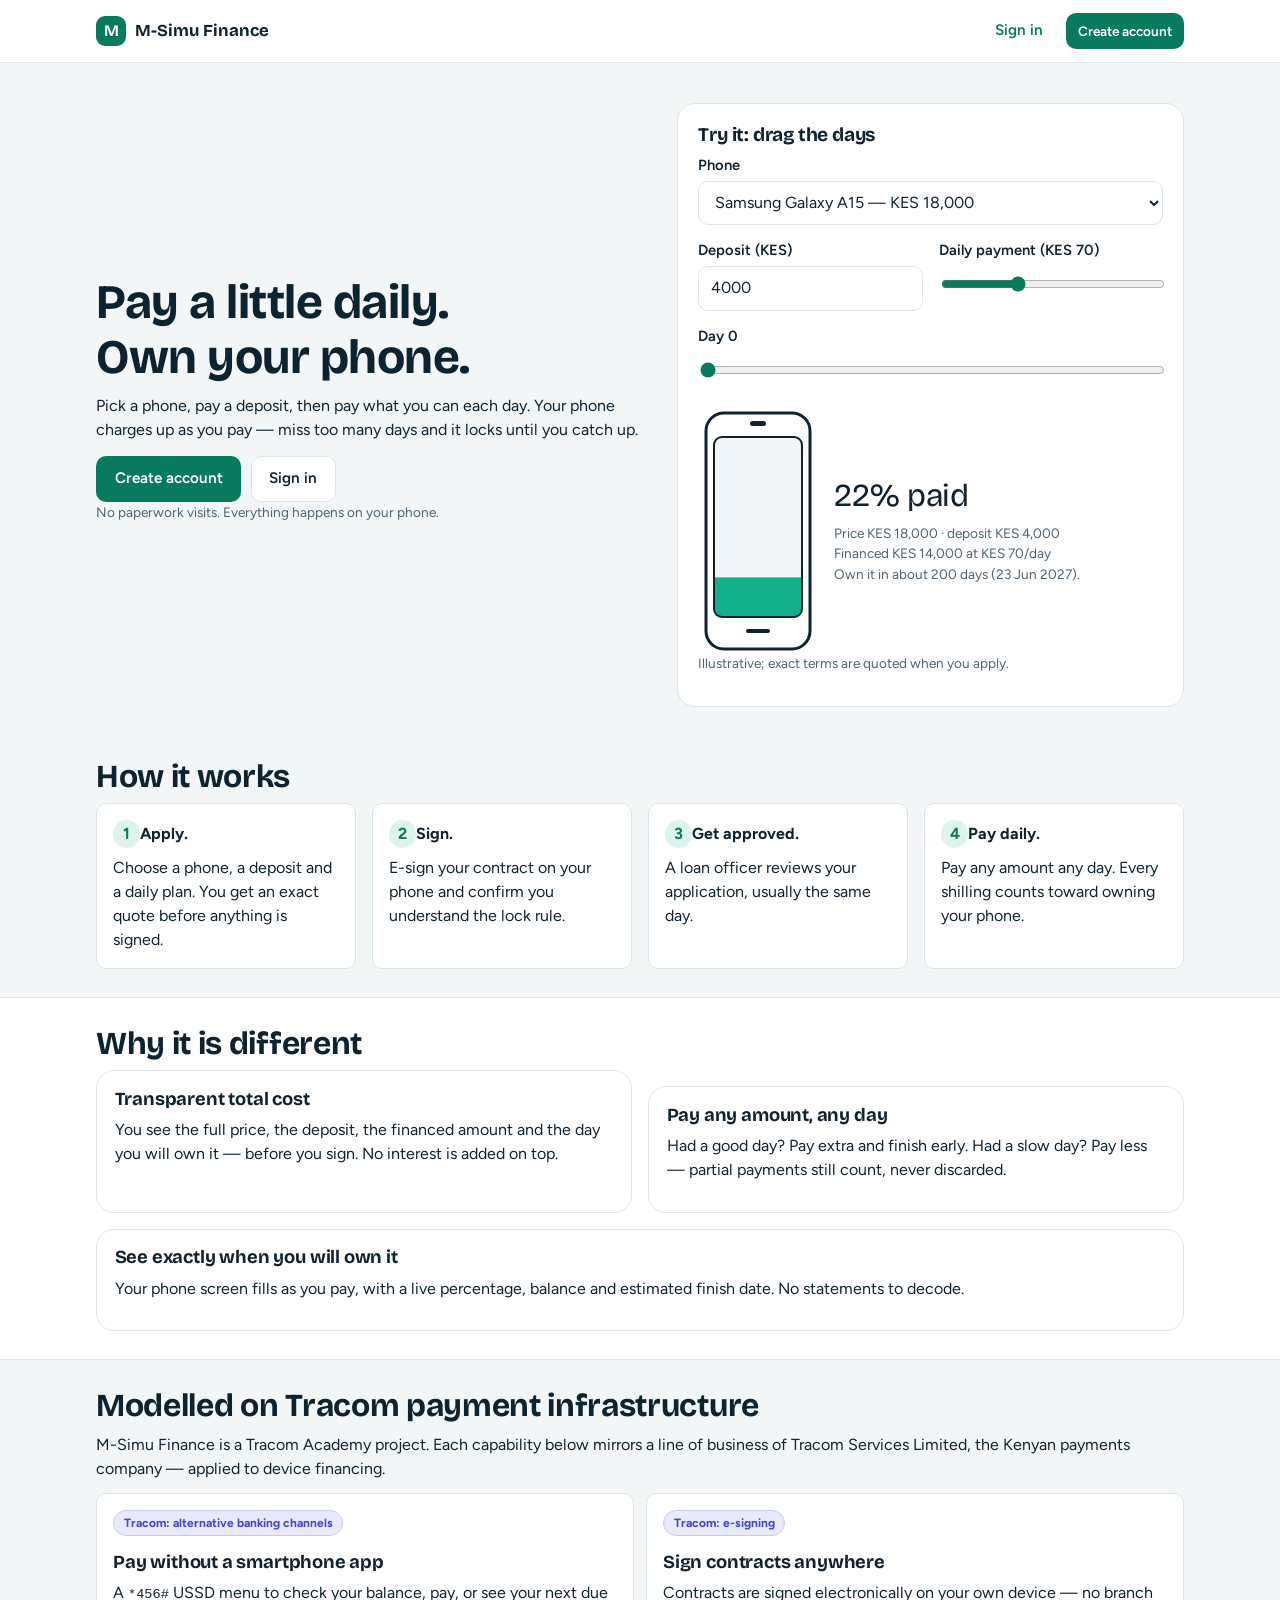
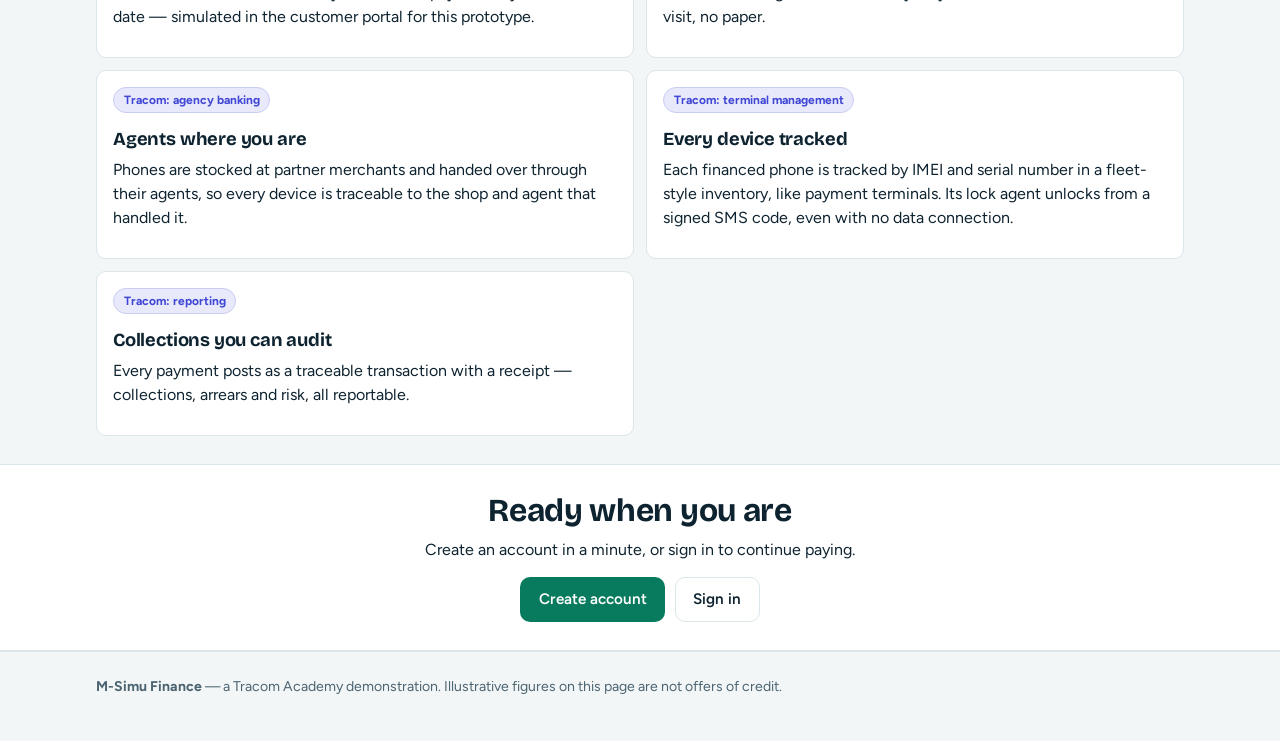
<file: index.html>
<!DOCTYPE html>
<html lang="en">
<head>
  <meta charset="UTF-8" />
  <meta name="viewport" content="width=device-width, initial-scale=1.0" />
  <link rel="icon" type="image/svg+xml" href="favicon.svg" />
  <title>M-Simu Finance — Pay as you go phones</title>
  <meta name="description" content="Choose a phone, pay a deposit, pay a little daily, and watch it become yours." />
  <link rel="preconnect" href="https://fonts.googleapis.com" />
  <link rel="preconnect" href="https://fonts.gstatic.com" crossorigin />
  <link href="https://fonts.googleapis.com/css2?family=Bricolage+Grotesque:wght@500;700&family=Figtree:wght@400;500;600;700&display=swap" rel="stylesheet" />
  <link rel="stylesheet" href="css/app.css" />
</head>
<body>
  <header class="topbar">
    <div class="topbar-inner">
      <a class="brand" href="index.html" aria-label="M-Simu Finance home">
        <span class="brand-mark" aria-hidden="true">M</span>
        <span class="brand-name">M-Simu Finance</span>
      </a>
      <span class="topbar-spa"></span>
      <a class="btn btn-ghost" href="login.html">Sign in</a>
      <a class="btn btn-primary btn-sm" href="signup.html">Create account</a>
    </div>
  </header>

  <main>
    <section class="hero">
      <div class="wrap hero-grid">
        <div>
          <h1>Pay a little daily.<br />Own your phone.</h1>
          <p>Pick a phone, pay a deposit, then pay what you can each day. Your phone charges up as you pay — miss too many days and it locks until you catch up.</p>
          <div class="btn-row">
            <a class="btn btn-primary" href="signup.html">Create account</a>
            <a class="btn btn-secondary" href="login.html">Sign in</a>
          </div>
          <p class="small">No paperwork visits. Everything happens on your phone.</p>
        </div>

        <div class="calc" aria-label="Illustrative payment calculator">
          <h2 style="font-size:1.2rem">Try it: drag the days</h2>
          <div class="field">
            <label for="calc-phone">Phone</label>
            <select id="calc-phone"></select>
          </div>
          <div class="grid-2">
            <div class="field">
              <label for="calc-deposit">Deposit (KES)</label>
              <input id="calc-deposit" type="number" min="1000" step="250" value="4000" />
            </div>
            <div class="field">
              <label for="calc-daily">Daily payment (KES <span id="calc-daily-val">70</span>)</label>
              <input id="calc-daily" type="range" min="30" max="150" step="5" value="70" />
            </div>
          </div>
          <div class="field">
            <label for="calc-day">Day <span id="calc-day-val">0</span></label>
            <input id="calc-day" type="range" min="0" max="200" step="1" value="0" />
          </div>
          <div class="calc-output">
            <div id="calc-phone-stage" class="phone-figure" aria-hidden="true"></div>
            <div>
              <div class="bignum" id="calc-pct" style="font-size:2rem">0% paid</div>
              <div id="calc-lines" class="small"></div>
            </div>
          </div>
          <p class="small">Illustrative; exact terms are quoted when you apply.</p>
        </div>
      </div>
    </section>

    <section class="section">
      <div class="wrap">
        <h2>How it works</h2>
        <ol class="steps">
          <li><strong>Apply.</strong><br />Choose a phone, a deposit and a daily plan. You get an exact quote before anything is signed.</li>
          <li><strong>Sign.</strong><br />E-sign your contract on your phone and confirm you understand the lock rule.</li>
          <li><strong>Get approved.</strong><br />A loan officer reviews your application, usually the same day.</li>
          <li><strong>Pay daily.</strong><br />Pay any amount any day. Every shilling counts toward owning your phone.</li>
        </ol>
      </div>
    </section>

    <section class="section section-muted">
      <div class="wrap">
        <h2>Why it is different</h2>
        <div class="grid-2">
          <div class="card">
            <h3>Transparent total cost</h3>
            <p>You see the full price, the deposit, the financed amount and the day you will own it — before you sign. No interest is added on top.</p>
          </div>
          <div class="card">
            <h3>Pay any amount, any day</h3>
            <p>Had a good day? Pay extra and finish early. Had a slow day? Pay less — partial payments still count, never discarded.</p>
          </div>
        </div>
        <div class="card" style="margin-top:1rem">
          <h3>See exactly when you will own it</h3>
          <p>Your phone screen fills as you pay, with a live percentage, balance and estimated finish date. No statements to decode.</p>
        </div>
      </div>
    </section>

    <section class="section">
      <div class="wrap">
        <h2>Modelled on Tracom payment infrastructure</h2>
        <p>M-Simu Finance is a Tracom Academy project. Each capability below mirrors a line of business of Tracom Services Limited, the Kenyan payments company — applied to device financing.</p>
        <ul class="rail-list">
          <li><span class="chip chip-indigo rail-tag">Tracom: alternative banking channels</span><h3 class="mt">Pay without a smartphone app</h3><p>A <span class="mono">*456#</span> USSD menu to check your balance, pay, or see your next due date — simulated in the customer portal for this prototype.</p></li>
          <li><span class="chip chip-indigo rail-tag">Tracom: e-signing</span><h3 class="mt">Sign contracts anywhere</h3><p>Contracts are signed electronically on your own device — no branch visit, no paper.</p></li>
          <li><span class="chip chip-indigo rail-tag">Tracom: agency banking</span><h3 class="mt">Agents where you are</h3><p>Phones are stocked at partner merchants and handed over through their agents, so every device is traceable to the shop and agent that handled it.</p></li>
          <li><span class="chip chip-indigo rail-tag">Tracom: terminal management</span><h3 class="mt">Every device tracked</h3><p>Each financed phone is tracked by IMEI and serial number in a fleet-style inventory, like payment terminals. Its lock agent unlocks from a signed SMS code, even with no data connection.</p></li>
          <li><span class="chip chip-indigo rail-tag">Tracom: reporting</span><h3 class="mt">Collections you can audit</h3><p>Every payment posts as a traceable transaction with a receipt — collections, arrears and risk, all reportable.</p></li>
        </ul>
      </div>
    </section>

    <section class="section section-muted">
      <div class="wrap" style="text-align:center">
        <h2>Ready when you are</h2>
        <p>Create an account in a minute, or sign in to continue paying.</p>
        <div class="btn-row" style="justify-content:center">
          <a class="btn btn-primary" href="signup.html">Create account</a>
          <a class="btn btn-secondary" href="login.html">Sign in</a>
        </div>
      </div>
    </section>
  </main>

  <footer class="footer">
    <div class="wrap">
      <p><strong>M-Simu Finance</strong> — a Tracom Academy demonstration. Illustrative figures on this page are not offers of credit.</p>
    </div>
  </footer>

  <script type="module" src="js/landing.js"></script>
</body>
</html>
</file>
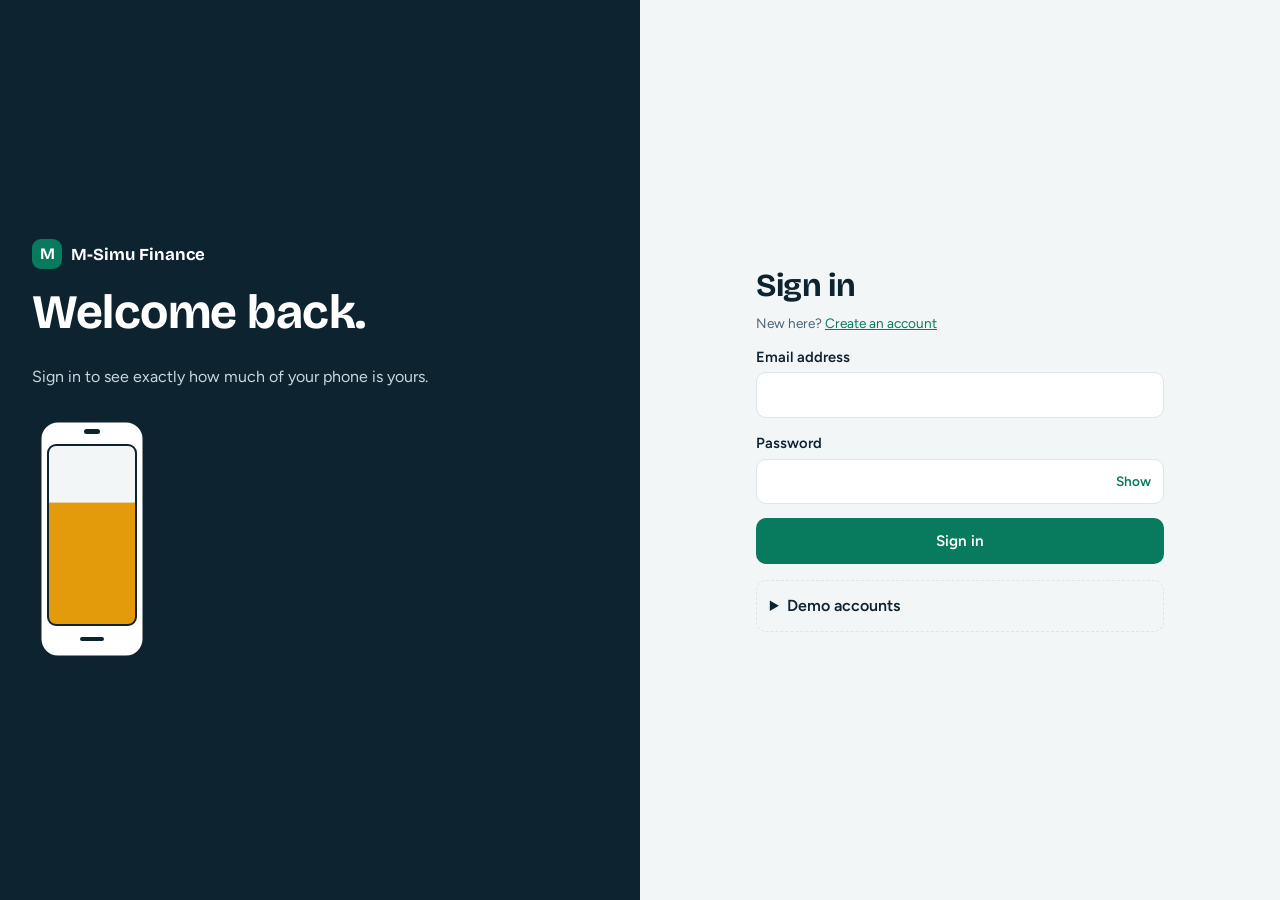
<file: admin.html>
<!DOCTYPE html>
<html lang="en">
<head>
  <meta charset="UTF-8" />
  <meta name="viewport" content="width=device-width, initial-scale=1.0" />
  <link rel="icon" type="image/svg+xml" href="favicon.svg" />
  <title>Staff Console — M-Simu Finance</title>
  <link rel="preconnect" href="https://fonts.googleapis.com" />
  <link rel="preconnect" href="https://fonts.gstatic.com" crossorigin />
  <link href="https://fonts.googleapis.com/css2?family=Bricolage+Grotesque:wght@500;700&family=Figtree:wght@400;500;600;700&display=swap" rel="stylesheet" />
  <link rel="stylesheet" href="css/app.css" />
</head>
<body class="staff" data-role="STAFF">
  <header class="topbar">
    <div class="topbar-inner">
      <a class="brand" href="admin.html" aria-label="Staff console">
        <span class="brand-mark" aria-hidden="true">M</span>
        <span class="brand-name">M-Simu Staff</span>
      </a>
      <span class="topbar-spa"></span>
      <span class="user-chip" id="user-name">Loading…</span>
      <button class="btn btn-secondary btn-sm" type="button" id="sign-out">Sign out</button>
    </div>
  </header>

  <nav class="rail" aria-label="Staff navigation" id="rail"></nav>

  <nav class="tabbar admin-tabbar" aria-label="Staff navigation" id="tabbar"></nav>

  <main id="page" class="page" role="main"></main>

  <script type="module" src="js/admin.js"></script>
</body>
</html>
</file>
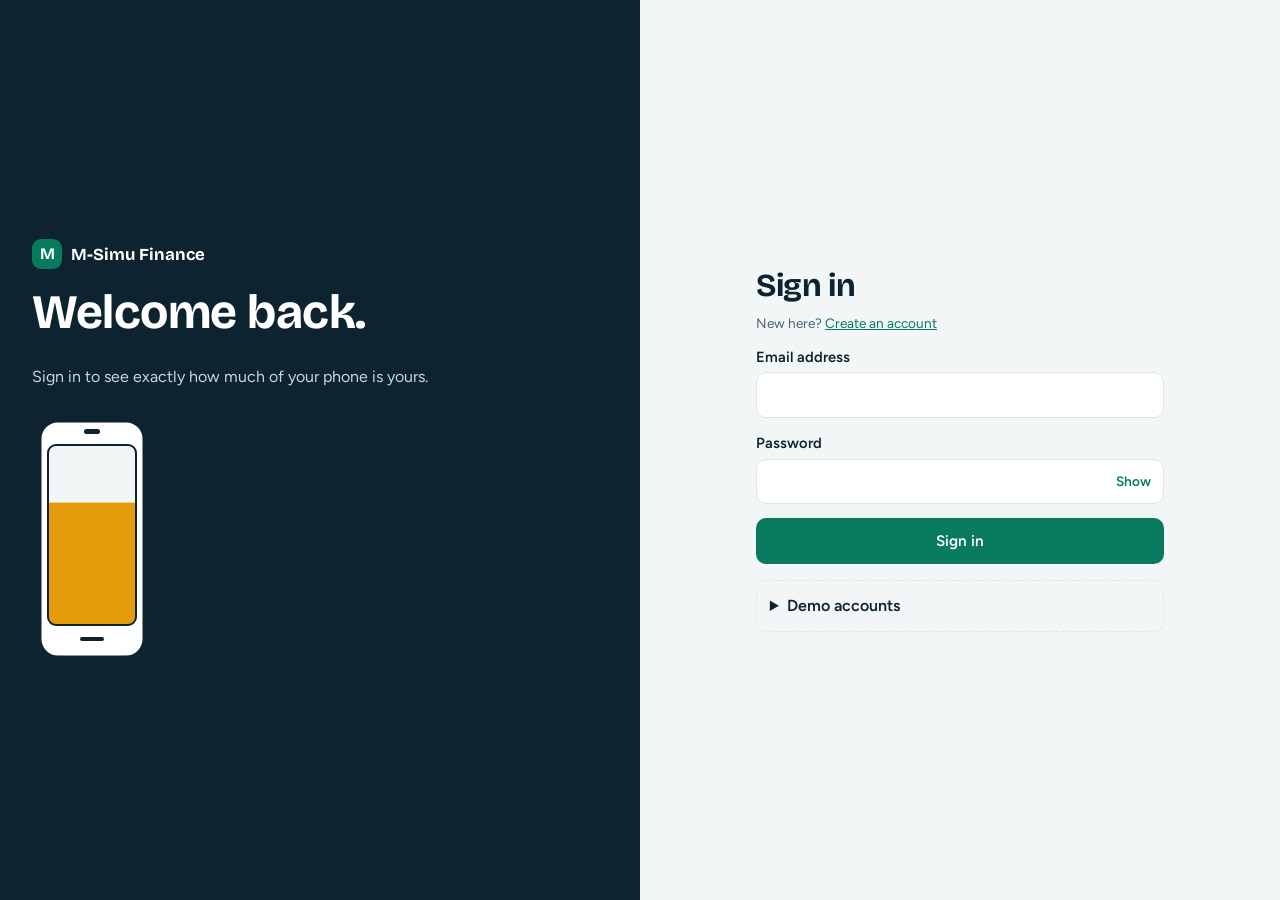
<file: app.html>
<!DOCTYPE html>
<html lang="en">
<head>
  <meta charset="UTF-8" />
  <meta name="viewport" content="width=device-width, initial-scale=1.0" />
  <link rel="icon" type="image/svg+xml" href="favicon.svg" />
  <title>M-Simu Finance — My portal</title>
  <link rel="preconnect" href="https://fonts.googleapis.com" />
  <link rel="preconnect" href="https://fonts.gstatic.com" crossorigin />
  <link href="https://fonts.googleapis.com/css2?family=Bricolage+Grotesque:wght@500;700&family=Figtree:wght@400;500;600;700&display=swap" rel="stylesheet" />
  <link rel="stylesheet" href="css/app.css" />
</head>
<body class="portal" data-role="CUSTOMER">
  <header class="topbar">
    <div class="topbar-inner">
      <a class="brand" href="app.html" aria-label="M-Simu Finance customer portal">
        <span class="brand-mark" aria-hidden="true">M</span>
        <span class="brand-name">M-Simu Finance</span>
      </a>
      <span class="topbar-spa"></span>
      <span class="user-chip" id="user-name">Loading…</span>
      <button class="btn btn-secondary btn-sm" type="button" id="sign-out">Sign out</button>
    </div>
  </header>

  <nav class="rail" aria-label="Customer navigation" id="rail"></nav>

  <main id="page" class="page" role="main"></main>

  <nav class="tabbar" aria-label="Customer navigation" id="tabbar"></nav>

  <script type="module" src="js/customer.js"></script>
</body>
</html>
</file>
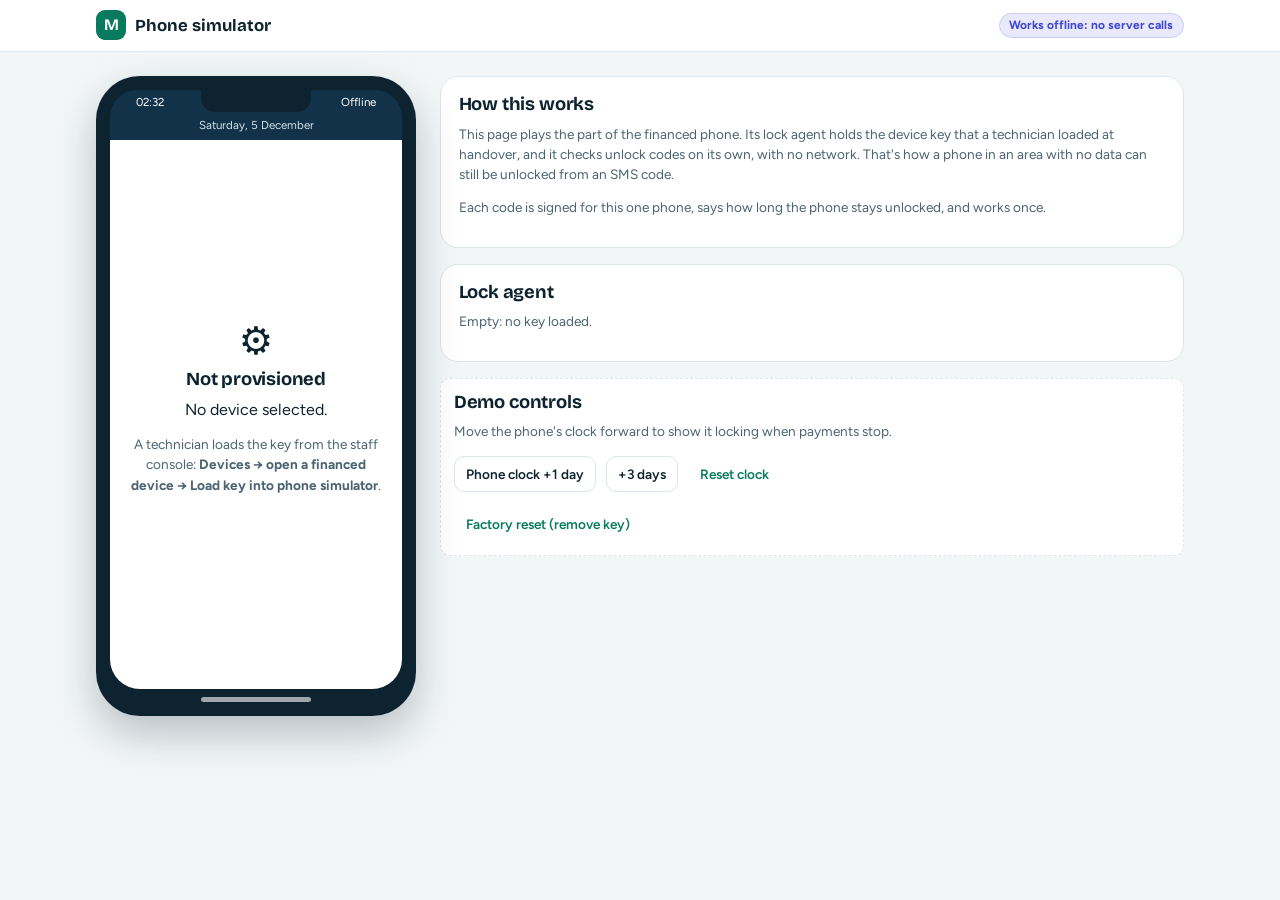
<file: device.html>
<!DOCTYPE html>
<html lang="en">
<head>
  <meta charset="UTF-8" />
  <meta name="viewport" content="width=device-width, initial-scale=1.0" />
  <link rel="icon" type="image/svg+xml" href="favicon.svg" />
  <title>Phone Simulator — M-Simu Finance</title>
  <link rel="preconnect" href="https://fonts.googleapis.com" />
  <link rel="preconnect" href="https://fonts.gstatic.com" crossorigin />
  <link href="https://fonts.googleapis.com/css2?family=Bricolage+Grotesque:wght@500;700&family=Figtree:wght@400;500;600;700&display=swap" rel="stylesheet" />
  <link rel="stylesheet" href="css/app.css" />
</head>
<body class="sim-body">
  <header class="topbar">
    <div class="topbar-inner">
      <a class="brand" href="index.html" aria-label="M-Simu Finance home">
        <span class="brand-mark" aria-hidden="true">M</span>
        <span class="brand-name">Phone simulator</span>
      </a>
      <span class="topbar-spa"></span>
      <span class="chip chip-indigo rail-tag">Works offline: no server calls</span>
    </div>
  </header>

  <main class="wrap sim-layout">
    <section class="sim-stage" aria-label="Simulated phone">
      <div class="sim-phone">
        <div class="sim-notch" aria-hidden="true"></div>
        <div class="sim-statusbar"><span id="sim-clock">--</span><span id="sim-net">Offline</span></div>
        <div class="sim-date" id="sim-date"></div>
        <div class="sim-screen" id="sim-screen" aria-live="polite"></div>
        <div class="sim-homebar" aria-hidden="true"></div>
      </div>
    </section>

    <aside class="sim-side">
      <div class="card">
        <h3>How this works</h3>
        <p class="small">This page plays the part of the financed phone. Its lock agent holds the device key that a technician loaded at handover, and it checks unlock codes on its own, with no network. That's how a phone in an area with no data can still be unlocked from an SMS code.</p>
        <p class="small">Each code is signed for this one phone, says how long the phone stays unlocked, and works once.</p>
      </div>
      <div class="card" id="sim-info"></div>
      <div class="card demo-box">
        <h3>Demo controls</h3>
        <p class="small">Move the phone's clock forward to show it locking when payments stop.</p>
        <div class="btn-row">
          <button class="btn btn-secondary btn-sm" id="sim-plus1" type="button">Phone clock +1 day</button>
          <button class="btn btn-secondary btn-sm" id="sim-plus3" type="button">+3 days</button>
          <button class="btn btn-ghost btn-sm" id="sim-reset-clock" type="button">Reset clock</button>
        </div>
        <div class="btn-row">
          <button class="btn btn-ghost btn-sm" id="sim-wipe" type="button">Factory reset (remove key)</button>
        </div>
      </div>
    </aside>
  </main>

  <script type="module" src="js/device.js"></script>
</body>
</html>
</file>
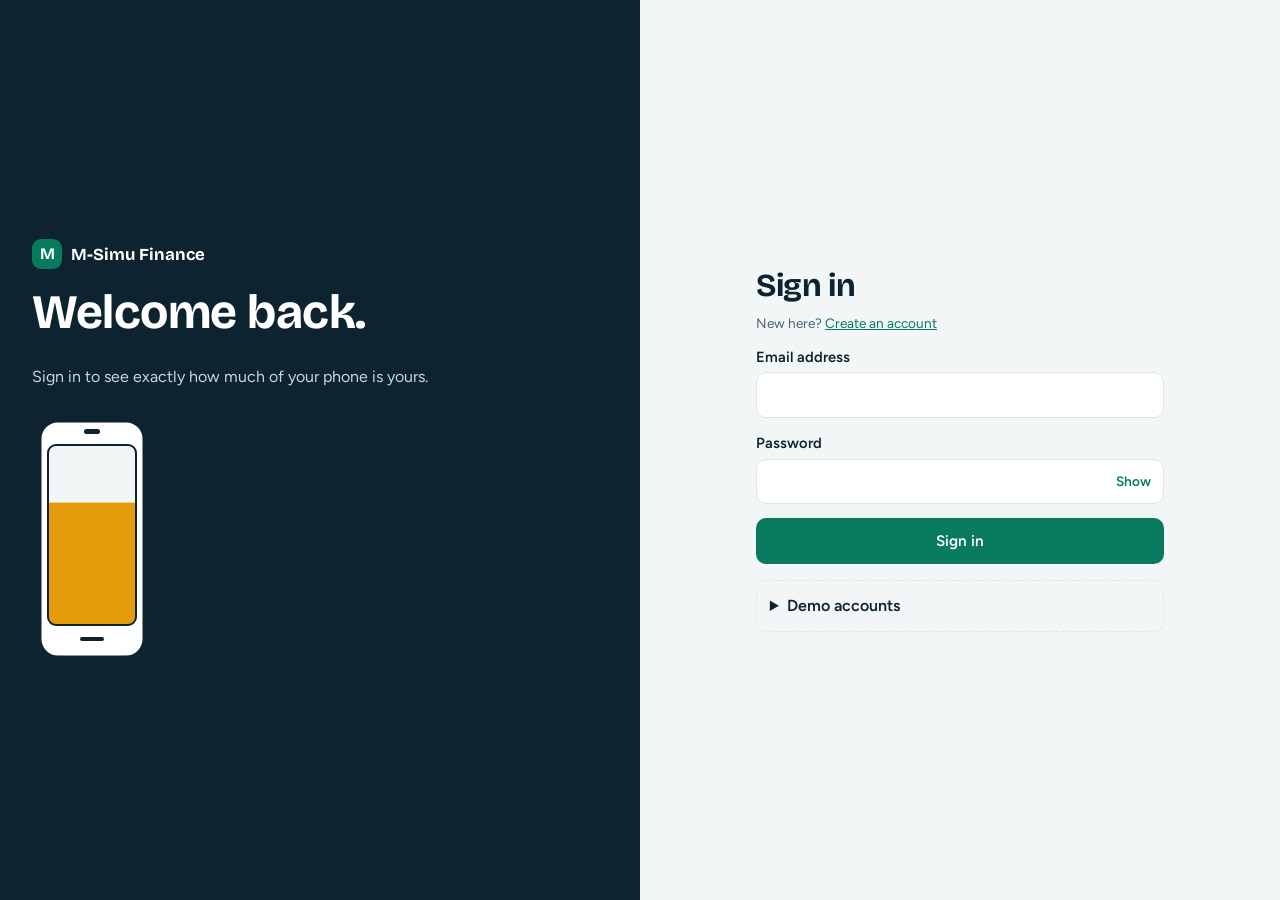
<file: login.html>
<!DOCTYPE html>
<html lang="en">
<head>
  <meta charset="UTF-8" />
  <meta name="viewport" content="width=device-width, initial-scale=1.0" />
  <link rel="icon" type="image/svg+xml" href="favicon.svg" />
  <title>Sign in — M-Simu Finance</title>
  <link rel="preconnect" href="https://fonts.googleapis.com" />
  <link rel="preconnect" href="https://fonts.gstatic.com" crossorigin />
  <link href="https://fonts.googleapis.com/css2?family=Bricolage+Grotesque:wght@500;700&family=Figtree:wght@400;500;600;700&display=swap" rel="stylesheet" />
  <link rel="stylesheet" href="css/app.css" />
</head>
<body>
  <main class="split">
    <div class="split-brand">
      <a class="brand" href="index.html" style="color:#fff" aria-label="M-Simu Finance home">
        <span class="brand-mark" aria-hidden="true">M</span>
        <span class="brand-name">M-Simu Finance</span>
      </a>
      <h1>Welcome back.</h1>
      <p>Sign in to see exactly how much of your phone is yours.</p>
      <div id="brand-phone" class="phone-figure" aria-hidden="true"></div>
    </div>

    <div class="split-form">
      <h2>Sign in</h2>
      <p class="small">New here? <a href="signup.html">Create an account</a></p>
      <div id="form-error" class="form-error hidden" role="alert"></div>
      <form id="login-form" novalidate>
        <div class="field">
          <label for="email">Email address</label>
          <input id="email" data-field="email" type="email" name="email" autocomplete="email" required />
        </div>
        <div class="field">
          <label for="password">Password</label>
          <div class="password-wrap">
            <input id="password" data-field="password" type="password" name="password" autocomplete="current-password" required />
            <button type="button" class="password-toggle" data-toggle="password" aria-label="Show password">Show</button>
          </div>
        </div>
        <button class="btn btn-primary btn-block" type="submit" id="submit-btn">Sign in</button>
      </form>

      <details class="demo-box">
        <summary>Demo accounts</summary>
        <p class="small">One click fills the form with a development seed account.</p>
        <div class="demo-accounts" id="demo-accounts"></div>
      </details>
    </div>
  </main>

  <script type="module" src="js/auth.js"></script>
</body>
</html>
</file>
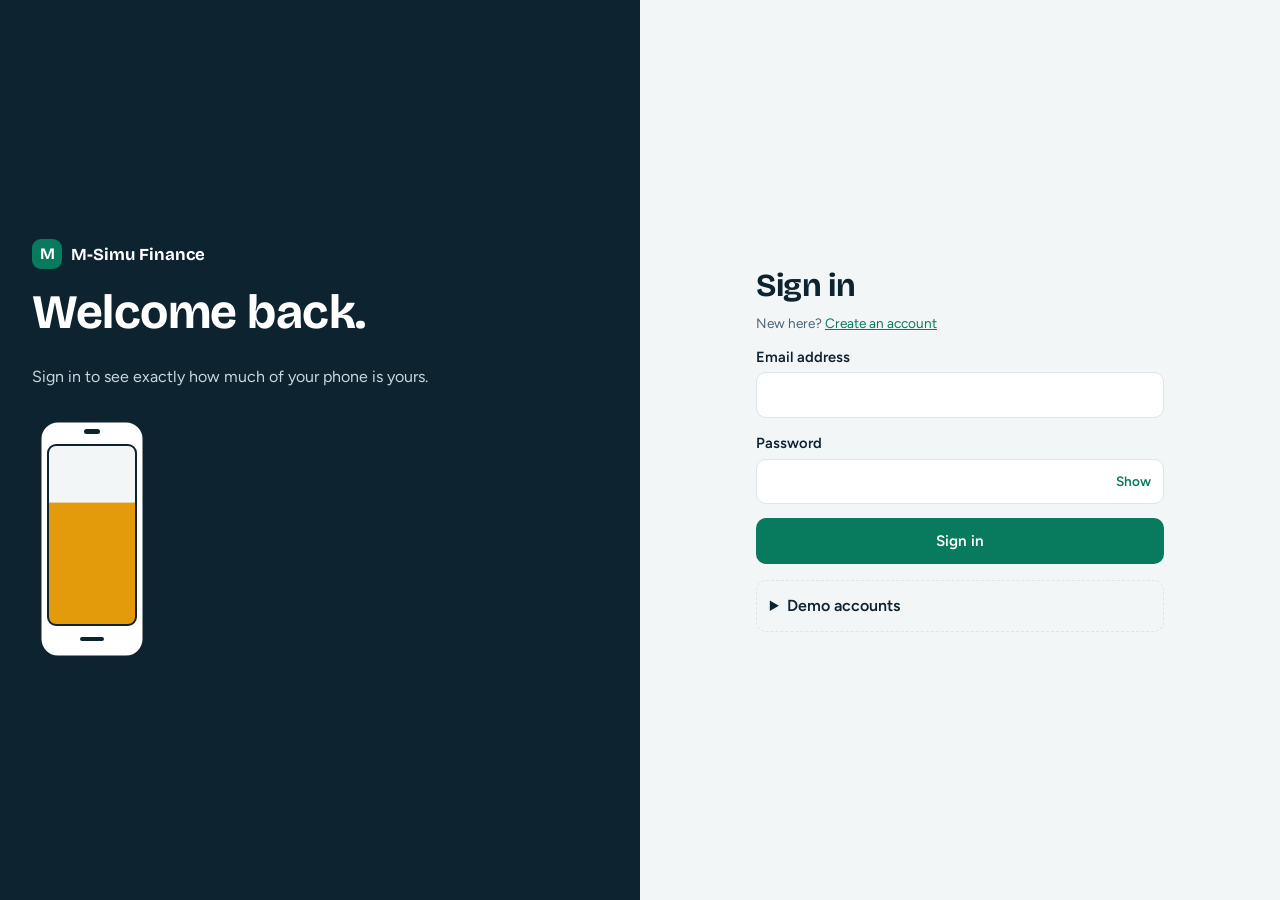
<file: partner.html>
<!DOCTYPE html>
<html lang="en">
<head>
  <meta charset="UTF-8" />
  <meta name="viewport" content="width=device-width, initial-scale=1.0" />
  <link rel="icon" type="image/svg+xml" href="favicon.svg" />
  <title>Partner Portal — M-Simu Finance</title>
  <link rel="preconnect" href="https://fonts.googleapis.com" />
  <link rel="preconnect" href="https://fonts.gstatic.com" crossorigin />
  <link href="https://fonts.googleapis.com/css2?family=Bricolage+Grotesque:wght@500;700&family=Figtree:wght@400;500;600;700&display=swap" rel="stylesheet" />
  <link rel="stylesheet" href="css/app.css" />
</head>
<body>
  <header class="topbar">
    <div class="topbar-inner">
      <a class="brand" href="partner.html" aria-label="Partner portal">
        <span class="brand-mark" aria-hidden="true">M</span>
        <span class="brand-name">M-Simu Partners</span>
      </a>
      <span class="topbar-spa"></span>
      <span class="user-chip" id="user-name">Loading…</span>
      <button class="btn btn-secondary btn-sm" type="button" id="sign-out">Sign out</button>
    </div>
  </header>

  <main id="page" class="page" role="main"></main>

  <script type="module" src="js/partner.js"></script>
</body>
</html>
</file>
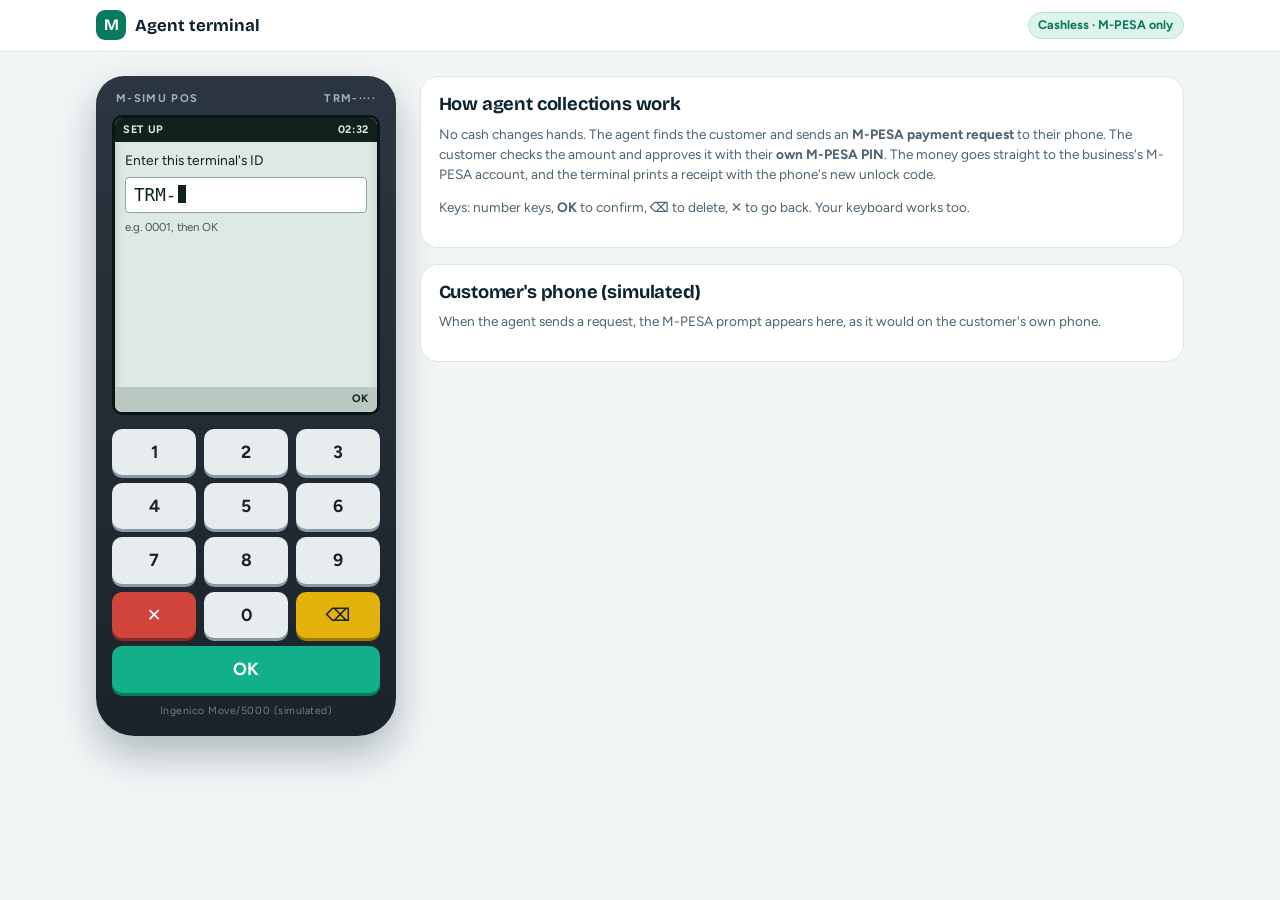
<file: pos.html>
<!DOCTYPE html>
<html lang="en">
<head>
  <meta charset="UTF-8" />
  <meta name="viewport" content="width=device-width, initial-scale=1.0" />
  <link rel="icon" type="image/svg+xml" href="favicon.svg" />
  <title>Agent Terminal — M-Simu Finance</title>
  <link rel="preconnect" href="https://fonts.googleapis.com" />
  <link rel="preconnect" href="https://fonts.gstatic.com" crossorigin />
  <link href="https://fonts.googleapis.com/css2?family=Bricolage+Grotesque:wght@500;700&family=Figtree:wght@400;500;600;700&display=swap" rel="stylesheet" />
  <link rel="stylesheet" href="css/app.css" />
</head>
<body class="sim-body">
  <header class="topbar">
    <div class="topbar-inner">
      <a class="brand" href="partner.html" aria-label="Back to partner portal">
        <span class="brand-mark" aria-hidden="true">M</span>
        <span class="brand-name">Agent terminal</span>
      </a>
      <span class="topbar-spa"></span>
      <span class="chip chip-green">Cashless · M-PESA only</span>
    </div>
  </header>

  <main class="wrap pos-layout">
    <section class="pos-stage" aria-label="Payment terminal">
      <div class="pos-device">
        <div class="pos-brandline"><span>M-SIMU POS</span><span id="pos-tid">TRM-····</span></div>
        <div class="pos-screen" id="pos-screen" aria-live="polite"></div>
        <div class="pos-keypad" id="pos-keypad" aria-label="Terminal keypad">
          <button type="button" data-k="1">1</button><button type="button" data-k="2">2</button><button type="button" data-k="3">3</button>
          <button type="button" data-k="4">4</button><button type="button" data-k="5">5</button><button type="button" data-k="6">6</button>
          <button type="button" data-k="7">7</button><button type="button" data-k="8">8</button><button type="button" data-k="9">9</button>
          <button type="button" data-k="cancel" class="k-red" aria-label="Cancel">✕</button>
          <button type="button" data-k="0">0</button>
          <button type="button" data-k="clear" class="k-yellow" aria-label="Clear">⌫</button>
          <button type="button" data-k="enter" class="k-green k-wide" aria-label="Enter">OK</button>
        </div>
        <div class="pos-model">Ingenico Move/5000 (simulated)</div>
      </div>
    </section>

    <aside class="pos-side">
      <div class="card" id="pos-help">
        <h3>How agent collections work</h3>
        <p class="small">No cash changes hands. The agent finds the customer and sends an <strong>M-PESA payment request</strong> to their phone. The customer checks the amount and approves it with their <strong>own M-PESA PIN</strong>. The money goes straight to the business's M-PESA account, and the terminal prints a receipt with the phone's new unlock code.</p>
        <p class="small">Keys: number keys, <strong>OK</strong> to confirm, <strong>⌫</strong> to delete, <strong>✕</strong> to go back. Your keyboard works too.</p>
      </div>
      <div class="card" id="customer-phone-card"></div>
      <div id="slip-slot"></div>
    </aside>
  </main>

  <script type="module" src="js/pos.js"></script>
</body>
</html>
</file>
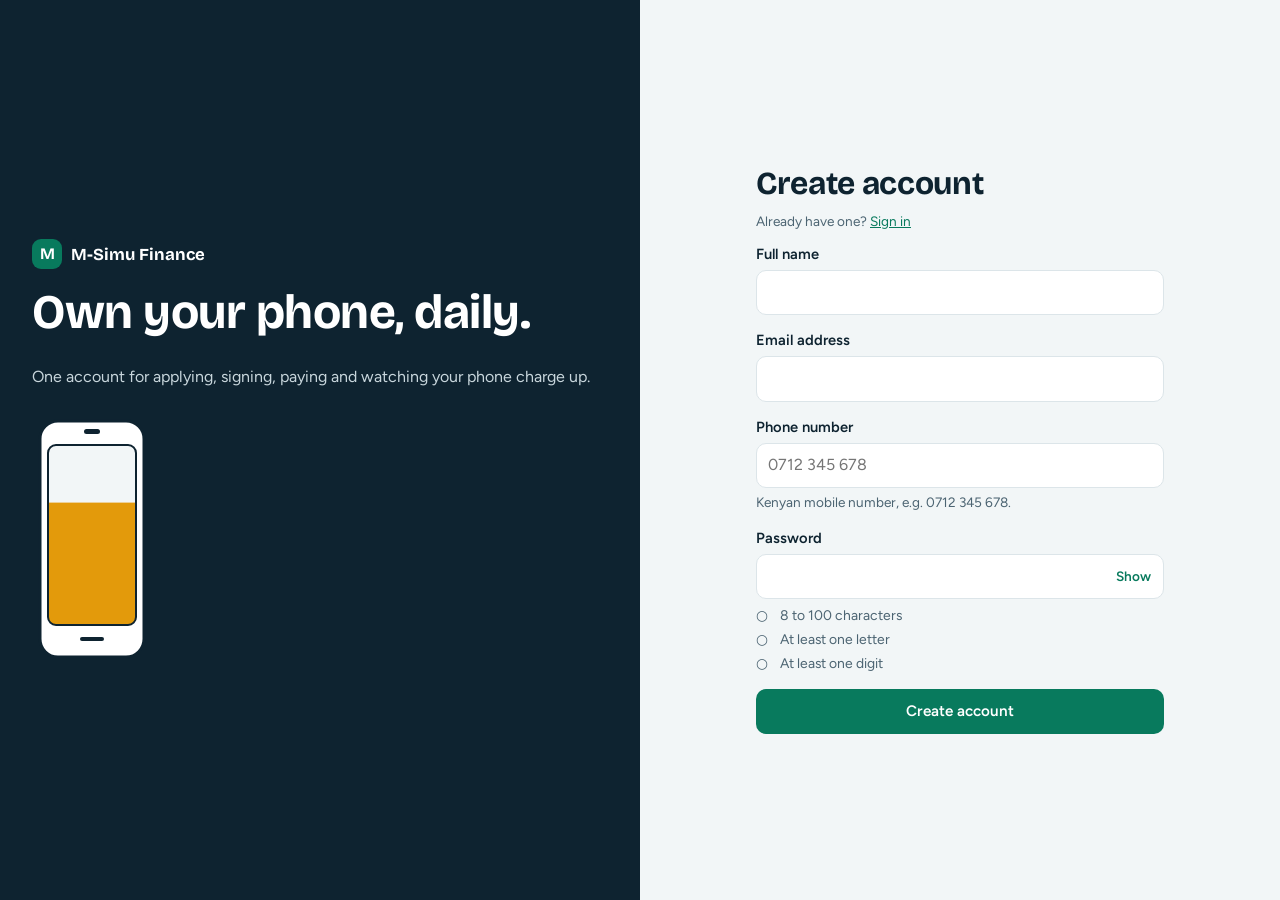
<file: signup.html>
<!DOCTYPE html>
<html lang="en">
<head>
  <meta charset="UTF-8" />
  <meta name="viewport" content="width=device-width, initial-scale=1.0" />
  <link rel="icon" type="image/svg+xml" href="favicon.svg" />
  <title>Create account — M-Simu Finance</title>
  <link rel="preconnect" href="https://fonts.googleapis.com" />
  <link rel="preconnect" href="https://fonts.gstatic.com" crossorigin />
  <link href="https://fonts.googleapis.com/css2?family=Bricolage+Grotesque:wght@500;700&family=Figtree:wght@400;500;600;700&display=swap" rel="stylesheet" />
  <link rel="stylesheet" href="css/app.css" />
</head>
<body>
  <main class="split">
    <div class="split-brand">
      <a class="brand" href="index.html" style="color:#fff" aria-label="M-Simu Finance home">
        <span class="brand-mark" aria-hidden="true">M</span>
        <span class="brand-name">M-Simu Finance</span>
      </a>
      <h1>Own your phone, daily.</h1>
      <p>One account for applying, signing, paying and watching your phone charge up.</p>
      <div id="brand-phone" class="phone-figure" aria-hidden="true"></div>
    </div>

    <div class="split-form">
      <h2>Create account</h2>
      <p class="small">Already have one? <a href="login.html">Sign in</a></p>
      <div id="form-error" class="form-error hidden" role="alert"></div>
      <form id="signup-form" novalidate>
        <div class="field">
          <label for="fullName">Full name</label>
          <input id="fullName" data-field="fullName" type="text" name="fullName" autocomplete="name" required />
        </div>
        <div class="field">
          <label for="email">Email address</label>
          <input id="email" data-field="email" type="email" name="email" autocomplete="email" required />
        </div>
        <div class="field">
          <label for="phoneNumber">Phone number</label>
          <input id="phoneNumber" data-field="phoneNumber" type="tel" name="phoneNumber" autocomplete="tel"
                 placeholder="0712 345 678" required />
          <span class="hint" id="phone-preview">Kenyan mobile number, e.g. 0712 345 678.</span>
        </div>
        <div class="field">
          <label for="password">Password</label>
          <div class="password-wrap">
            <input id="password" data-field="password" type="password" name="password" autocomplete="new-password" required />
            <button type="button" class="password-toggle" data-toggle="password" aria-label="Show password">Show</button>
          </div>
          <ul class="checklist" id="password-checklist" aria-live="polite">
            <li data-rule="length">8 to 100 characters</li>
            <li data-rule="letter">At least one letter</li>
            <li data-rule="digit">At least one digit</li>
          </ul>
        </div>
        <button class="btn btn-primary btn-block" type="submit" id="submit-btn">Create account</button>
      </form>
    </div>
  </main>

  <script type="module" src="js/auth.js"></script>
</body>
</html>
</file>
<file: css/app.css>
/* M-Simu Finance design system.
   Calm Kenyan fintech: paper background, hairline borders, one teal.
   Status colors mean something: green = on track/paid, amber = due soon,
   red = overdue/locked. Indigo is reserved for small "Tracom rail" tags. */

:root {
  --ink: #0e2330;
  --slate: #4c6472;
  --line: #dce5e9;
  --paper: #f2f6f7;
  --card: #ffffff;
  --charge: #087a5d;
  --charge-bright: #12b08a;
  --charge-tint: #ddf4ec;
  --amber: #e39a0b;
  --amber-text: #8a5a00;
  --amber-tint: #fdf1d6;
  --lock: #d2453d;
  --lock-text: #b3312a;
  --lock-tint: #fbe3e1;
  --rail: #4147d5;
  --rail-tint: #e8e9fb;
  --muted: #6b8794;
  --radius-s: 6px;
  --radius-m: 10px;
  --radius-l: 18px;
  --font-head: "Bricolage Grotesque", system-ui, -apple-system, "Segoe UI", sans-serif;
  --font-body: "Figtree", system-ui, -apple-system, "Segoe UI", sans-serif;
  --font-mono: ui-monospace, "SF Mono", Menlo, Consolas, monospace;
}

* { box-sizing: border-box; }

html { -webkit-text-size-adjust: 100%; }

body {
  margin: 0;
  font-family: var(--font-body);
  color: var(--ink);
  background: var(--paper);
  line-height: 1.5;
  font-size: 16px;
}

h1, h2, h3, .bignum {
  font-family: var(--font-head);
  line-height: 1.15;
  margin: 0 0 0.5rem;
  letter-spacing: -0.01em;
}

h1 { font-size: clamp(1.9rem, 5vw, 3rem); }
h2 { font-size: clamp(1.4rem, 3.4vw, 2rem); }
h3 { font-size: 1.15rem; }

p { margin: 0 0 0.75rem; }

a { color: var(--charge); }
a:hover { color: #065f48; }

:focus-visible {
  outline: 3px solid var(--charge-bright);
  outline-offset: 2px;
  border-radius: var(--radius-s);
}

/* ---------- layout ---------- */
.wrap { max-width: 1120px; margin: 0 auto; padding: 0 1rem; }
.page { padding: 1.25rem 0 5.5rem; }
.page-head { margin: 0.5rem 0 1.25rem; }
.page-head p { color: var(--slate); max-width: 46rem; }

.card {
  background: var(--card);
  border: 1px solid var(--line);
  border-radius: var(--radius-l);
  padding: 1.1rem;
}
.card + .card { margin-top: 1rem; }

.grid-2 { display: grid; gap: 1rem; grid-template-columns: 1fr; }
@media (min-width: 860px) {
  .grid-2 { grid-template-columns: 1fr 1fr; }
  .grid-2.uneven { grid-template-columns: 1.2fr 1fr; }
}

/* ---------- top bar ---------- */
.topbar {
  background: var(--card);
  border-bottom: 1px solid var(--line);
  position: sticky;
  top: 0;
  z-index: 40;
}
.topbar-inner {
  display: flex;
  align-items: center;
  gap: 0.75rem;
  padding: 0.65rem 1rem;
  max-width: 1120px;
  margin: 0 auto;
}
.brand { display: flex; align-items: center; gap: 0.55rem; text-decoration: none; color: var(--ink); }
.brand-mark {
  width: 30px; height: 30px; border-radius: 9px;
  background: var(--charge); color: #fff;
  display: inline-flex; align-items: center; justify-content: center;
  font-family: var(--font-head); font-weight: 700; font-size: 1rem;
}
.brand-name { font-family: var(--font-head); font-weight: 700; font-size: 1.05rem; }
.topbar-spa { flex: 1; }
.user-chip { font-size: 0.85rem; color: var(--slate); }

/* ---------- buttons ---------- */
.btn {
  display: inline-flex; align-items: center; justify-content: center;
  gap: 0.45rem;
  font: inherit; font-weight: 600; font-size: 0.95rem;
  padding: 0.65rem 1.1rem;
  border-radius: var(--radius-m);
  border: 1px solid transparent;
  cursor: pointer;
  text-decoration: none;
  min-height: 44px;
}
.btn-primary { background: var(--charge); color: #fff; }
.btn-primary:hover { background: #065f48; color: #fff; }
.btn-secondary { background: var(--card); color: var(--ink); border-color: var(--line); }
.btn-secondary:hover { border-color: var(--slate); }
.btn-danger { background: var(--lock); color: #fff; }
.btn-danger:hover { background: #a92c25; color: #fff; }
.btn-ghost { background: transparent; color: var(--charge); padding: 0.5rem 0.6rem; min-height: 0; }
.btn-sm { padding: 0.4rem 0.7rem; font-size: 0.85rem; min-height: 36px; }
.btn-block { width: 100%; }
.btn[disabled] { opacity: 0.55; cursor: not-allowed; }
.btn-row { display: flex; gap: 0.6rem; flex-wrap: wrap; margin-top: 0.9rem; }

/* ---------- forms ---------- */
.field { margin-bottom: 0.9rem; }
.field label { display: block; font-weight: 600; font-size: 0.92rem; margin-bottom: 0.3rem; }
.field .hint { font-weight: 400; color: var(--slate); font-size: 0.85rem; display: block; margin-top: 0.25rem; }
input[type="text"], input[type="email"], input[type="tel"], input[type="password"],
input[type="number"], input[type="date"], select, textarea {
  font: inherit;
  width: 100%;
  padding: 0.6rem 0.7rem;
  border: 1px solid var(--line);
  border-radius: var(--radius-m);
  background: #fff;
  color: var(--ink);
  min-height: 44px;
}
input:focus, select:focus, textarea:focus {
  outline: 3px solid var(--charge-bright);
  outline-offset: 1px;
  border-color: var(--charge);
}
input[aria-invalid="true"], select[aria-invalid="true"] { border-color: var(--lock); }
.field-error { color: var(--lock-text); font-size: 0.85rem; margin-top: 0.25rem; }
.form-error {
  background: var(--lock-tint); color: var(--lock-text);
  border: 1px solid #f0c4c1; border-radius: var(--radius-m);
  padding: 0.7rem 0.9rem; margin-bottom: 0.9rem;
}
.checklist { list-style: none; margin: 0.4rem 0 0; padding: 0; font-size: 0.87rem; }
.checklist li { color: var(--slate); padding-left: 1.5rem; position: relative; margin-bottom: 0.2rem; }
.checklist li::before { content: "○"; position: absolute; left: 0; }
.checklist li.ok { color: var(--charge); }
.checklist li.ok::before { content: "●"; }
.checkrow { display: flex; gap: 0.6rem; align-items: flex-start; margin: 0.6rem 0; }
.checkrow input { width: 1.2rem; height: 1.2rem; min-height: 0; margin-top: 0.2rem; flex-shrink: 0; }
.password-wrap { position: relative; }
.password-wrap input { padding-right: 4.2rem; }
.password-toggle {
  position: absolute; right: 0.4rem; top: 50%; transform: translateY(-50%);
  background: none; border: none; color: var(--charge); font: inherit;
  font-size: 0.85rem; font-weight: 600; cursor: pointer; padding: 0.4rem;
}
input[type="range"] { width: 100%; accent-color: var(--charge); min-height: 32px; }

/* ---------- chips, tags, status ---------- */
.chip {
  display: inline-flex; align-items: center;
  font-size: 0.78rem; font-weight: 700;
  padding: 0.18rem 0.6rem; border-radius: 999px;
  border: 1px solid transparent;
  white-space: nowrap;
}
.chip-green { background: var(--charge-tint); color: var(--charge); border-color: #b9e4d3; }
.chip-amber { background: var(--amber-tint); color: var(--amber-text); border-color: #f0d9a0; }
.chip-red { background: var(--lock-tint); color: var(--lock-text); border-color: #f0c4c1; }
.chip-grey { background: var(--paper); color: var(--slate); border-color: var(--line); }
.chip-indigo { background: var(--rail-tint); color: var(--rail); border-color: #c9ccf1; }
.mono { font-family: var(--font-mono); font-size: 0.85em; }
.rail-tag { font-size: 0.75rem; }

/* ---------- tables ---------- */
.table-scroll { overflow-x: auto; border: 1px solid var(--line); border-radius: var(--radius-m); }
table.data { width: 100%; border-collapse: collapse; font-size: 0.92rem; background: #fff; min-width: 640px; }
table.data th, table.data td { text-align: left; padding: 0.6rem 0.75rem; border-bottom: 1px solid var(--line); }
table.data th {
  font-size: 0.75rem; text-transform: uppercase; letter-spacing: 0.04em;
  color: var(--slate); background: var(--paper); white-space: nowrap;
}
table.data tr:last-child td { border-bottom: none; }
table.data tbody tr:hover { background: #f7fafb; }
table.data tr.clickable { cursor: pointer; }

/* ---------- key/value rows, timeline ---------- */
.kv { display: flex; justify-content: space-between; gap: 1rem; padding: 0.45rem 0; border-bottom: 1px solid var(--line); font-size: 0.95rem; }
.kv:last-child { border-bottom: none; }
.kv dt { color: var(--slate); }
.kv dd { margin: 0; font-weight: 600; text-align: right; }
.timeline { list-style: none; margin: 0; padding: 0; }
.timeline li { display: flex; gap: 0.7rem; padding: 0.55rem 0; border-bottom: 1px solid var(--line); font-size: 0.92rem; }
.timeline li:last-child { border-bottom: none; }
.timeline .t-main { flex: 1; }
.timeline .t-amt { font-weight: 700; white-space: nowrap; }
.timeline .t-sub { color: var(--slate); font-size: 0.82rem; }

/* ---------- phone visual ---------- */
.phone-stage { display: flex; gap: 1rem; align-items: center; }
.phone-figure { flex-shrink: 0; }
.phone-figure svg { display: block; height: auto; }
.phone-charge-fill { transition: y 1.1s ease, height 1.1s ease; }

/* ---------- skeleton, empty, toast ---------- */
.skeleton {
  border-radius: var(--radius-s);
  background: linear-gradient(90deg, #e7edef 25%, #f4f8f9 50%, #e7edef 75%);
  background-size: 200% 100%;
  animation: shimmer 1.2s infinite;
  min-height: 1rem;
}
@keyframes shimmer { to { background-position: -200% 0; } }
.empty { text-align: center; padding: 2rem 1rem; color: var(--slate); }
.empty h3 { color: var(--ink); }
.toast-region {
  position: fixed; left: 50%; transform: translateX(-50%);
  bottom: 5.5rem; z-index: 200;
  display: flex; flex-direction: column; gap: 0.5rem; align-items: center;
  width: min(92vw, 26rem);
}
@media (min-width: 860px) { .toast-region { bottom: 1.5rem; } }
.toast {
  background: var(--ink); color: #fff;
  border-radius: var(--radius-m);
  padding: 0.7rem 1rem; font-size: 0.92rem;
  width: 100%; text-align: center;
}
.toast-error { background: var(--lock-text); }
.toast-success { background: var(--charge); }

/* ---------- modal / drawer ---------- */
.modal-overlay {
  position: fixed; inset: 0; background: rgba(14, 35, 48, 0.5);
  display: flex; align-items: flex-end; justify-content: center;
  z-index: 100; padding: 0;
}
@media (min-width: 640px) { .modal-overlay { align-items: center; padding: 1rem; } }
.modal {
  background: var(--card); border-radius: var(--radius-l) var(--radius-l) 0 0;
  width: 100%; max-width: 34rem; max-height: 92vh; overflow: auto;
  padding: 1.25rem;
}
@media (min-width: 640px) { .modal { border-radius: var(--radius-l); } }
.modal-head { display: flex; justify-content: space-between; align-items: center; margin-bottom: 0.75rem; }
.modal-head h2 { margin: 0; font-size: 1.25rem; }
.modal-close { background: none; border: 1px solid var(--line); border-radius: var(--radius-s); font-size: 1rem; padding: 0.3rem 0.6rem; cursor: pointer; color: var(--ink); }
.drawer {
  position: fixed; top: 0; right: 0; bottom: 0; width: min(94vw, 26rem);
  background: var(--card); border-left: 1px solid var(--line);
  z-index: 100; overflow: auto; padding: 1.25rem;
}

/* ---------- customer portal nav ---------- */
.tabbar {
  position: fixed; left: 0; right: 0; bottom: 0; z-index: 50;
  background: var(--card); border-top: 1px solid var(--line);
  display: flex; justify-content: space-around; padding: 0.35rem 0 calc(0.35rem + env(safe-area-inset-bottom));
}
.tabbar a {
  display: flex; flex-direction: column; align-items: center; gap: 0.1rem;
  color: var(--slate); text-decoration: none; font-size: 0.72rem;
  padding: 0.35rem 0.8rem; border-radius: var(--radius-m);
}
.tabbar a[aria-current="page"] { color: var(--charge); font-weight: 700; }
.tabbar svg { width: 22px; height: 22px; }
.tabbar.admin-tabbar { justify-content: flex-start; overflow-x: auto; }
.tabbar.admin-tabbar a { flex: 0 0 auto; }
.rail { display: none; }

/* ---------- portal shell (customer + staff) ----------
   Mobile: top bar, page, fixed bottom tab bar.
   Desktop: top bar spans the full width; sticky side rail on the left,
   page content on the right. Every shell child is placed explicitly so
   nothing (modals, toasts) can fall into the wrong grid cell. */
@media (min-width: 860px) {
  .tabbar { display: none; }
  .portal, .staff {
    display: grid;
    grid-template-columns: 236px minmax(0, 1fr);
    grid-template-rows: auto 1fr;
    column-gap: 1.5rem;
    min-height: 100vh;
  }
  .portal > .topbar, .staff > .topbar { grid-column: 1 / -1; grid-row: 1; }
  .portal .topbar-inner, .staff .topbar-inner { max-width: none; padding-left: 1.25rem; padding-right: 1.5rem; }
  .portal > .rail, .staff > .rail {
    grid-column: 1; grid-row: 2; align-self: start;
    display: block; position: sticky; top: 4.6rem;
    margin: 1.25rem 0 1.25rem 1rem;
    background: var(--card); border: 1px solid var(--line); border-radius: var(--radius-l);
    padding: 0.75rem;
  }
  .portal > main, .staff > main { grid-column: 2; grid-row: 2; min-width: 0; }
  .portal > main .wrap, .staff > main .wrap { margin-left: 0; padding-right: 1.5rem; }
  .rail a {
    display: block; padding: 0.6rem 0.75rem; border-radius: var(--radius-m);
    color: var(--slate); text-decoration: none; font-weight: 600;
  }
  .rail a:hover { background: var(--paper); color: var(--ink); }
  .rail a[aria-current="page"] { background: var(--charge-tint); color: var(--charge); }
  .rail h3 { font-size: 0.75rem; text-transform: uppercase; letter-spacing: 0.06em; color: var(--muted); margin: 0.75rem 0 0.35rem; padding: 0 0.75rem; }
  .rail h3:first-child { margin-top: 0.25rem; }
}
.kpis { display: grid; gap: 0.75rem; grid-template-columns: repeat(2, 1fr); }
@media (min-width: 860px) { .kpis { grid-template-columns: repeat(3, 1fr); } }
@media (min-width: 1100px) { .kpis { grid-template-columns: repeat(6, 1fr); } }
.kpi { background: var(--card); border: 1px solid var(--line); border-radius: var(--radius-m); padding: 0.8rem; }
.kpi .k-label { font-size: 0.78rem; color: var(--slate); }
.kpi .k-value { font-family: var(--font-head); font-size: 1.35rem; font-weight: 700; }
.toolbar { display: flex; gap: 0.6rem; flex-wrap: wrap; align-items: end; margin-bottom: 0.9rem; }
.toolbar .field { margin-bottom: 0; min-width: 10rem; }
.funnel { display: flex; gap: 0.4rem; align-items: stretch; margin: 0.5rem 0 0; flex-wrap: wrap; }
.funnel-step { flex: 1; min-width: 7rem; background: var(--paper); border: 1px solid var(--line); border-radius: var(--radius-m); padding: 0.5rem 0.7rem; text-align: center; }
.funnel-step strong { font-family: var(--font-head); font-size: 1.2rem; display: block; }
.funnel-step span { font-size: 0.78rem; color: var(--slate); }
.fleetbar { display: flex; height: 1.1rem; border-radius: 999px; overflow: hidden; border: 1px solid var(--line); margin-top: 0.5rem; }
.fleetbar span { height: 100%; }
.bars { display: flex; align-items: flex-end; gap: 4px; height: 120px; margin-top: 0.5rem; }
.bars .bar { flex: 1; background: var(--charge-bright); border-radius: 3px 3px 0 0; min-height: 3px; }
.bars .bar.zero { background: var(--line); }
.chart-legend { font-size: 0.8rem; color: var(--slate); }

/* ---------- landing ---------- */
.hero { padding: 2.5rem 0 1.5rem; }
.hero-grid { display: grid; gap: 1.5rem; align-items: center; }
@media (min-width: 900px) { .hero-grid { grid-template-columns: 1.1fr 1fr; } }
.calc { background: var(--card); border: 1px solid var(--line); border-radius: var(--radius-l); padding: 1.25rem; }
.calc-output { display: flex; gap: 1rem; align-items: center; margin-top: 1rem; }
.steps { counter-reset: step; list-style: none; margin: 0; padding: 0; display: grid; gap: 1rem; }
@media (min-width: 860px) { .steps { grid-template-columns: repeat(4, 1fr); } }
.steps li { background: var(--card); border: 1px solid var(--line); border-radius: var(--radius-m); padding: 1rem; position: relative; }
.steps li::before {
  counter-increment: step; content: counter(step);
  display: inline-flex; align-items: center; justify-content: center;
  width: 1.7rem; height: 1.7rem; border-radius: 50%;
  background: var(--charge-tint); color: var(--charge); font-weight: 700; margin-bottom: 0.5rem;
}
.rail-list { list-style: none; margin: 0; padding: 0; display: grid; gap: 0.75rem; }
@media (min-width: 860px) { .rail-list { grid-template-columns: 1fr 1fr; } }
.rail-list li { background: var(--card); border: 1px solid var(--line); border-radius: var(--radius-m); padding: 1rem; }
.section { padding: 1.75rem 0; }
.section-muted { background: var(--card); border-top: 1px solid var(--line); border-bottom: 1px solid var(--line); }
.footer { border-top: 1px solid var(--line); padding: 1.5rem 0 2rem; color: var(--slate); font-size: 0.88rem; }

/* ---------- auth split ---------- */
.split { display: grid; min-height: 100vh; }
@media (min-width: 900px) { .split { grid-template-columns: 1fr 1fr; } }
.split-brand { background: var(--ink); color: #fff; padding: 2.5rem 2rem; display: flex; flex-direction: column; justify-content: center; gap: 1rem; }
.split-brand h1 { color: #fff; }
.split-brand p { color: #c8d6dc; }
.split-form { padding: 2rem 1.25rem; max-width: 28rem; width: 100%; margin: 0 auto; align-self: center; }
.demo-box { border: 1px dashed var(--line); border-radius: var(--radius-m); padding: 0.8rem; margin-top: 1rem; }
.demo-box summary { cursor: pointer; font-weight: 600; }
.demo-accounts { display: flex; gap: 0.5rem; flex-wrap: wrap; margin-top: 0.6rem; }

/* ---------- signature pad, ussd ---------- */
.sigpad { border: 1px solid var(--line); border-radius: var(--radius-m); background: #fff; touch-action: none; display: block; width: 100%; height: 160px; }
.ussd-screen {
  background: #10222c; color: #d7f5e8;
  font-family: var(--font-mono); font-size: 0.9rem;
  border-radius: var(--radius-m); padding: 1rem;
  min-height: 16rem; white-space: pre-wrap;
}
.ussd-input { display: flex; gap: 0.5rem; margin-top: 0.75rem; }
.ussd-input input { font-family: var(--font-mono); }

/* ---------- misc ---------- */
.tabs { display: flex; gap: 0.4rem; border-bottom: 1px solid var(--line); margin-bottom: 1rem; }
.tabs button {
  background: none; border: none; font: inherit; font-weight: 600;
  color: var(--slate); padding: 0.6rem 0.9rem; cursor: pointer;
  border-bottom: 3px solid transparent; margin-bottom: -1px;
}
.tabs button[aria-selected="true"] { color: var(--charge); border-bottom-color: var(--charge); }
.error-text { color: var(--lock-text); }
.small { font-size: 0.85rem; color: var(--slate); }
.mt { margin-top: 1rem; }
.hidden { display: none !important; }
.receipt { border: 1px dashed var(--line); border-radius: var(--radius-m); padding: 1rem; background: #fff; }
@media print {
  body * { visibility: hidden; }
  .receipt, .receipt * { visibility: visible; }
  .receipt { position: absolute; left: 0; top: 0; width: 100%; border: none; }
}

@media (prefers-reduced-motion: reduce) {
  *, *::before, *::after { animation-duration: 0.01ms !important; transition-duration: 0.01ms !important; }
  html { scroll-behavior: auto; }
}

/* ---------- stat tiles (customer home) ---------- */
.grid-2 > * { min-width: 0; }
.stat-grid { display: grid; gap: 0.6rem; grid-template-columns: repeat(2, minmax(0, 1fr)); margin-top: 1rem; }
@media (min-width: 1100px) { .stat-grid { grid-template-columns: repeat(3, minmax(0, 1fr)); } }
.stat { background: var(--card); border: 1px solid var(--line); border-radius: var(--radius-m); padding: 0.7rem 0.85rem; display: flex; flex-direction: column; gap: 0.1rem; }
.stat span { font-size: 0.78rem; color: var(--slate); }
.stat strong { font-family: var(--font-head); font-size: 1.15rem; }
.stat em { font-style: normal; font-size: 0.78rem; color: var(--muted); }
.head-row { display: flex; align-items: center; justify-content: space-between; gap: 1rem; flex-wrap: wrap; }
.head-row h2 { margin: 0; }
.page-head > .head-row { margin-bottom: 0.75rem; }

/* ---------- phone simulator (device.html) ---------- */
.sim-layout { display: grid; gap: 1.5rem; padding-top: 1.5rem; padding-bottom: 3rem; }
@media (min-width: 900px) { .sim-layout { grid-template-columns: auto minmax(0, 1fr); align-items: start; } }
.sim-side { display: grid; gap: 1rem; }
.sim-side .card + .card { margin-top: 0; }
.sim-stage { display: flex; justify-content: center; }
.sim-phone {
  width: 320px; max-width: 100%; height: 640px; border-radius: 44px; background: #0e2330;
  padding: 14px; position: relative; display: flex; flex-direction: column;
  box-shadow: 0 18px 40px rgba(14, 35, 48, 0.25);
}
.sim-notch { width: 110px; height: 22px; background: #0e2330; border-radius: 0 0 14px 14px; position: absolute; top: 14px; left: 50%; transform: translateX(-50%); z-index: 2; }
.sim-statusbar { display: flex; justify-content: space-between; font-size: 0.72rem; color: #fff; padding: 4px 18px 6px; background: #12324a; border-radius: 30px 30px 0 0; }
.sim-screen { flex: 1; background: #f2f6f7; overflow-y: auto; padding: 1rem; display: flex; flex-direction: column; gap: 0.75rem; border-radius: 0 0 30px 30px; }
.sim-homebar { width: 110px; height: 5px; border-radius: 3px; background: #fff; opacity: 0.6; margin: 8px auto 0; }
.sim-center { margin: auto 0; text-align: center; }
.sim-icon { font-size: 2.4rem; line-height: 1; margin-bottom: 0.5rem; }
.sim-locked { background: linear-gradient(180deg, #3a1f22 0%, #1a2a35 100%); color: #fff; }
.sim-locked p, .sim-locked .small { color: #e8dede; }
.sim-lockhead { text-align: center; }
.sim-lockhead h3 { color: #fff; }
.sim-entry { text-align: center; font-size: 1.15rem; letter-spacing: 0.08em; background: rgba(255, 255, 255, 0.92); color: var(--ink); border-radius: var(--radius-m); padding: 0.5rem; }
.sim-keypad { display: grid; grid-template-columns: repeat(3, 1fr); gap: 0.45rem; }
.sim-keypad button { font: inherit; font-size: 1.1rem; font-weight: 600; padding: 0.55rem 0; border-radius: 999px; border: 1px solid var(--line); background: #fff; color: var(--ink); cursor: pointer; }
.sim-keypad button:hover { background: var(--charge-tint); }
.sim-keypad button[data-key="OK"] { background: var(--charge); color: #fff; border-color: var(--charge); }
.sim-emergency { text-align: center; font-size: 0.75rem; color: #e8dede; margin-top: auto; }
.sim-msg { border-radius: var(--radius-m); padding: 0.5rem 0.7rem; font-size: 0.85rem; font-weight: 600; text-align: center; }
.sim-msg.ok { background: var(--charge-tint); color: var(--charge); }
.sim-msg.bad { background: var(--lock-tint); color: var(--lock-text); }
.sim-banner { border-radius: var(--radius-m); padding: 0.55rem 0.75rem; font-size: 0.85rem; font-weight: 600; background: #fff; border: 1px solid var(--line); text-align: center; }
.sim-banner.ok { background: var(--charge-tint); color: var(--charge); border-color: transparent; }
.sim-banner.warn { background: var(--amber-tint); color: var(--amber-text); border-color: transparent; }
.sim-apps { display: grid; grid-template-columns: repeat(4, 1fr); gap: 0.8rem 0.4rem; padding: 0.5rem 0; }
.sim-app { display: flex; flex-direction: column; align-items: center; gap: 0.25rem; font-size: 0.68rem; color: var(--slate); }
.sim-app span { width: 44px; height: 44px; border-radius: 13px; background: var(--charge); color: #fff; display: grid; place-items: center; font-weight: 700; font-family: var(--font-head); }
.sim-owned .sim-app span { background: var(--charge-bright); }
.sim-codebox { margin-top: auto; background: #fff; border: 1px solid var(--line); border-radius: var(--radius-m); padding: 0.5rem 0.6rem; display: grid; gap: 0.5rem; }
.sim-codebox summary { cursor: pointer; font-weight: 600; font-size: 0.9rem; }
.sim-codebox[open] { display: grid; gap: 0.5rem; }
.sim-setup { background: #fff; }

/* ---------- unlock code (customer portal / staff drawer) ---------- */
.unlock-code { font-family: var(--font-mono); font-size: 1.45rem; letter-spacing: 0.06em; font-weight: 700; color: var(--ink); background: var(--paper); border: 1px dashed var(--line); border-radius: var(--radius-m); padding: 0.55rem 0.8rem; display: inline-block; }
.lock-card .head-row { margin-bottom: 0.5rem; }
.sim-statusbar { padding: 4px 26px 6px; }
.sim-date { background: #12324a; color: #cfe3ea; font-size: 0.72rem; text-align: center; padding: 0 0 6px; }

/* ---------- agent POS terminal (pos.html) ---------- */
.pos-layout { display: grid; gap: 1.5rem; padding-top: 1.5rem; padding-bottom: 3rem; }
@media (min-width: 900px) { .pos-layout { grid-template-columns: auto minmax(0, 1fr); align-items: start; } }
.pos-stage { display: flex; justify-content: center; }
.pos-side { display: grid; gap: 1rem; }
.pos-side .card + .card { margin-top: 0; }
.pos-device {
  width: 300px; max-width: 100%; background: linear-gradient(180deg, #2b3640 0%, #1b232a 100%);
  border-radius: 28px 28px 38px 38px; padding: 14px 16px 18px; box-shadow: 0 18px 40px rgba(14, 35, 48, 0.3);
}
.pos-brandline { display: flex; justify-content: space-between; color: #9fb3bf; font-size: 0.7rem; letter-spacing: 0.12em; font-weight: 700; padding: 0 4px 8px; }
.pos-screen {
  background: #dfe9e4; color: #11211b; border-radius: 10px; height: 300px; overflow-y: auto;
  border: 3px solid #0d1418; display: flex; flex-direction: column; font-size: 0.86rem;
  box-shadow: inset 0 0 12px rgba(0, 0, 0, 0.15);
}
.pos-head, .pos-foot { display: flex; justify-content: space-between; background: #11211b; color: #dfe9e4; font-size: 0.68rem; font-weight: 700; letter-spacing: 0.06em; padding: 4px 8px; text-transform: uppercase; }
.pos-foot { margin-top: auto; background: #b9c9c1; color: #11211b; }
.pos-body { padding: 8px 10px; display: flex; flex-direction: column; gap: 6px; }
.pos-body p { margin: 0; }
.pos-center { align-items: center; text-align: center; justify-content: center; flex: 1; }
.pos-hint { font-size: 0.72rem; color: #3d5a4e; }
.pos-field { font-family: var(--font-mono); font-size: 1.1rem; background: #fff; border: 1px solid #8fa79b; border-radius: 4px; padding: 4px 8px; min-height: 1.9rem; }
.pos-big { font-family: var(--font-mono); font-size: 1.35rem; font-weight: 700; }
.pos-caret { display: inline-block; width: 8px; height: 1em; background: #11211b; vertical-align: -2px; margin-left: 2px; animation: pos-blink 1s steps(1) infinite; }
@keyframes pos-blink { 50% { opacity: 0; } }
.pos-menu { list-style: none; margin: 0; padding: 0; display: grid; gap: 4px; }
.pos-menu li { background: rgba(255, 255, 255, 0.55); border-radius: 4px; padding: 4px 6px; }
.pos-menu b { display: inline-block; min-width: 1.2rem; }
.pos-error { background: #f6d5d2; color: #8a1f17; border-radius: 4px; padding: 4px 6px; font-size: 0.75rem; font-weight: 600; }
.pos-form { display: grid; gap: 6px; }
.pos-form label { display: grid; gap: 2px; font-size: 0.75rem; font-weight: 600; }
.pos-form input { font: inherit; padding: 4px 6px; border: 1px solid #8fa79b; border-radius: 4px; }
.pos-spinner { width: 34px; height: 34px; border-radius: 50%; border: 4px solid #b9c9c1; border-top-color: #11211b; animation: pos-spin 0.9s linear infinite; }
@keyframes pos-spin { to { transform: rotate(360deg); } }
.pos-stamp { width: 52px; height: 52px; border-radius: 50%; display: grid; place-items: center; font-size: 1.6rem; font-weight: 700; color: #fff; }
.pos-stamp.ok { background: #087a5d; }
.pos-stamp.bad { background: #b3312a; }
.pos-table { width: 100%; border-collapse: collapse; font-size: 0.8rem; }
.pos-table td { padding: 3px 2px; border-bottom: 1px dashed #8fa79b; }
.pos-table td:last-child { text-align: right; font-family: var(--font-mono); }
.pos-keypad { display: grid; grid-template-columns: repeat(3, 1fr); gap: 8px; margin-top: 14px; }
.pos-keypad button { font: inherit; font-weight: 700; font-size: 1.1rem; padding: 10px 0; border-radius: 10px; border: none; background: #e7ecef; color: #1b232a; cursor: pointer; box-shadow: 0 3px 0 #8a99a3; }
.pos-keypad button:active { transform: translateY(2px); box-shadow: 0 1px 0 #8a99a3; }
.pos-keypad .k-red { background: #d2453d; color: #fff; box-shadow: 0 3px 0 #8a2a24; }
.pos-keypad .k-yellow { background: #e3b30b; color: #1b232a; box-shadow: 0 3px 0 #9b7a08; }
.pos-keypad .k-green { background: #12b08a; color: #fff; box-shadow: 0 3px 0 #087a5d; }
.pos-keypad .k-wide { grid-column: 1 / -1; }
.pos-model { text-align: center; color: #6f818c; font-size: 0.65rem; margin-top: 10px; letter-spacing: 0.05em; }
/* M-PESA prompt on the customer's phone */
.stk-phone { background: #0e2330; border-radius: 22px; padding: 16px 12px; max-width: 280px; }
.stk-dialog { background: #fff; border-radius: 10px; padding: 12px; font-size: 0.88rem; display: grid; gap: 8px; }
.stk-title { font-weight: 700; color: #087a5d; letter-spacing: 0.08em; margin: 0; }
.stk-dialog p { margin: 0; }
.stk-pin { display: grid; gap: 4px; font-size: 0.8rem; font-weight: 600; }
.stk-pin input { font: inherit; font-size: 1.2rem; letter-spacing: 0.4em; padding: 6px 8px; border: 1px solid var(--line); border-radius: 6px; }
/* printed slip */
.pos-slip { background: #fffdf7; border: 1px solid #e6e0cf; box-shadow: 0 6px 16px rgba(14, 35, 48, 0.12); max-width: 300px; padding: 14px 14px 18px; font-family: var(--font-mono); font-size: 0.74rem; color: #222; animation: slip-print 0.9s ease-out; }
@keyframes slip-print { from { clip-path: inset(0 0 100% 0); } to { clip-path: inset(0 0 0 0); } }
@media (prefers-reduced-motion: reduce) { .pos-slip { animation: none; } .pos-caret, .pos-spinner { animation: none; } }
.slip-c { text-align: center; line-height: 1.5; }
.slip-row { display: flex; justify-content: space-between; gap: 8px; line-height: 1.6; }
.slip-row span:last-child { text-align: right; }
.slip-big { font-weight: 700; font-size: 0.85rem; }
.slip-rule { border-top: 1px dashed #999; margin: 6px 0; }
.slip-code { font-size: 1.05rem; font-weight: 700; letter-spacing: 0.06em; }
.mpesa-pill { display: inline-flex; align-items: center; gap: 0.4rem; background: var(--charge-tint); color: var(--charge); font-weight: 700; border-radius: 999px; padding: 0.35rem 0.85rem; }
</file>
